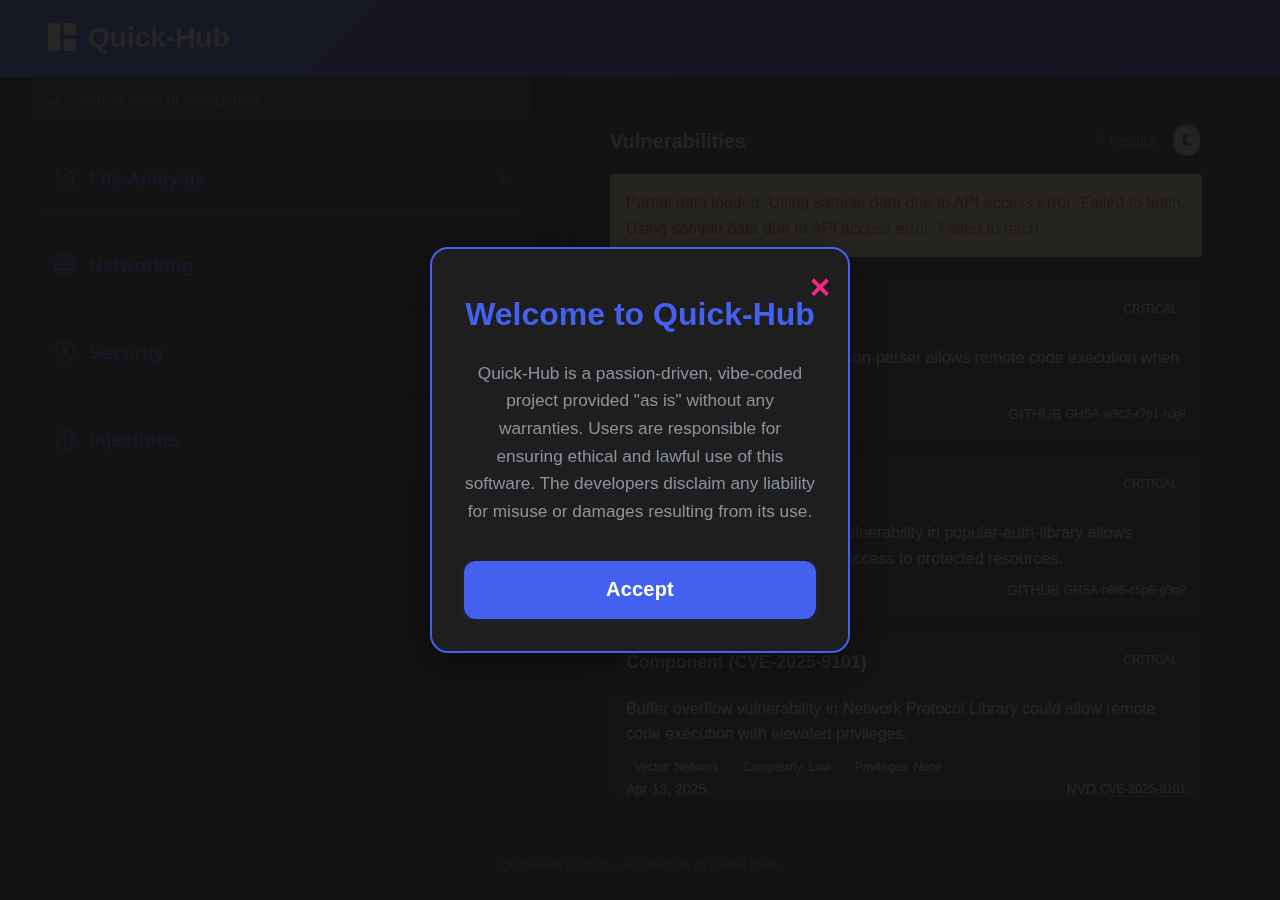
<file: index.html>
<!DOCTYPE html>
<html lang="en">
<head>
    <meta charset="UTF-8">
    <meta name="viewport" content="width=device-width, initial-scale=1.0">
    <meta name="description" content="Quick-Hub - A centralized dashboard for useful tools">
    <meta name="theme-color" content="#1e1e1e">
    <title>Quick-Hub</title>
    <!-- Bootstrap Icons -->
    <link href="https://cdn.jsdelivr.net/npm/bootstrap-icons@1.10.0/font/bootstrap-icons.css" rel="stylesheet">
    <!-- Main Stylesheet -->
    <link href="styles.css" rel="stylesheet">
</head>
<body>
    <!-- Quick-Hub Disclaimer Modal -->
    <div id="qh-disclaimer-modal" class="qh-modal-overlay">
        <div class="qh-modal-content">
            <button class="qh-modal-close" id="qh-modal-close" title="Close">&times;</button>
            <h2>Welcome to Quick-Hub</h2>
            <p class="qh-modal-text">
                Quick-Hub is a passion-driven, vibe-coded project provided "as is" without any warranties. Users are responsible for ensuring ethical and lawful use of this software. The developers disclaim any liability for misuse or damages resulting from its use.
            </p>
            <button class="qh-modal-accept" id="qh-modal-accept">Accept</button>
        </div>
    </div>
    <!-- End Disclaimer Modal -->

    <header>
        <div class="container">
            <div class="header-content">
                <div class="logo">
                    <i class="bi bi-grid-1x2-fill"></i> <!-- Changed icon -->
                    <h1>Quick-Hub</h1>
                </div>
                <!-- Maybe add theme toggle or settings later -->
            </div>
        </div>
    </header>

    <!-- Banner Section -->
    <!-- <div class="main-banner">
        <div class="container">
            <span class="banner-text">Welcome to Quick-Hub! Your centralized dashboard for useful tools.</span>
        </div>
    </div> -->

    <main class="container">
        <div class="main-content-wrapper">
            <!-- Dashboard Content (Categories & Search) -->
            <div class="dashboard-content">
                <div class="search-bar-container">
                    <i class="bi bi-search search-icon"></i>
                    <input type="search" id="search-bar" placeholder="Search tools or categories...">
                </div>

                <div id="category-container">
                    <!-- Categories will be injected here by JavaScript -->
                    <div style="text-align: center; padding: 2rem;">
                        <div class="spinner" style="border: 4px solid rgba(255, 255, 255, 0.2); border-top: 4px solid var(--primary); border-radius: 50%; width: 25px; height: 25px; animation: spin 1s linear infinite; display: inline-block; margin-bottom: 0.5rem;"></div>
                        <p style="color: var(--gray);">Loading tools...</p>
                    </div>
                </div>

                <div id="no-results" class="hidden">
                    <p>No results found for "<span id="search-term-display"></span>"</p>
                </div>
            </div>

            <!-- Auto Tool Container for NVD_News on wider screens -->
            <div id="auto-tool-container" class="auto-tool-container">
                <!-- Removed the auto-tool-header to maximize space -->
                <iframe id="auto-tool-iframe" src="about:blank" title="Vulnerability News"></iframe>
            </div>
        </div>

        <!-- Tool View (Iframe Loader) -->
        <div id="tool-view" class="tool-view hidden">
            <div class="iframe-header">
                <span class="quickhub-logo"><i class="bi bi-grid-1x2-fill"></i> Quick-Hub</span>
                <span id="iframe-title" class="iframe-title">Tool Title</span>
                <button id="iframe-close-btn" class="iframe-close-btn" title="Close Tool View">
                    <i class="bi bi-x-lg"></i>
                </button>
            </div>
            <iframe id="tool-iframe" src="about:blank" title="Tool Content" frameborder="0"></iframe>
        </div>
    </main>

    <footer>
        <p>Quick-Hub &copy; <span id="footer-year"></span> - A collection of useful tools.</p>
    </footer>

    <!-- Main Script -->
    <script src="scripts.js"></script>
</body>
</html>
</file>
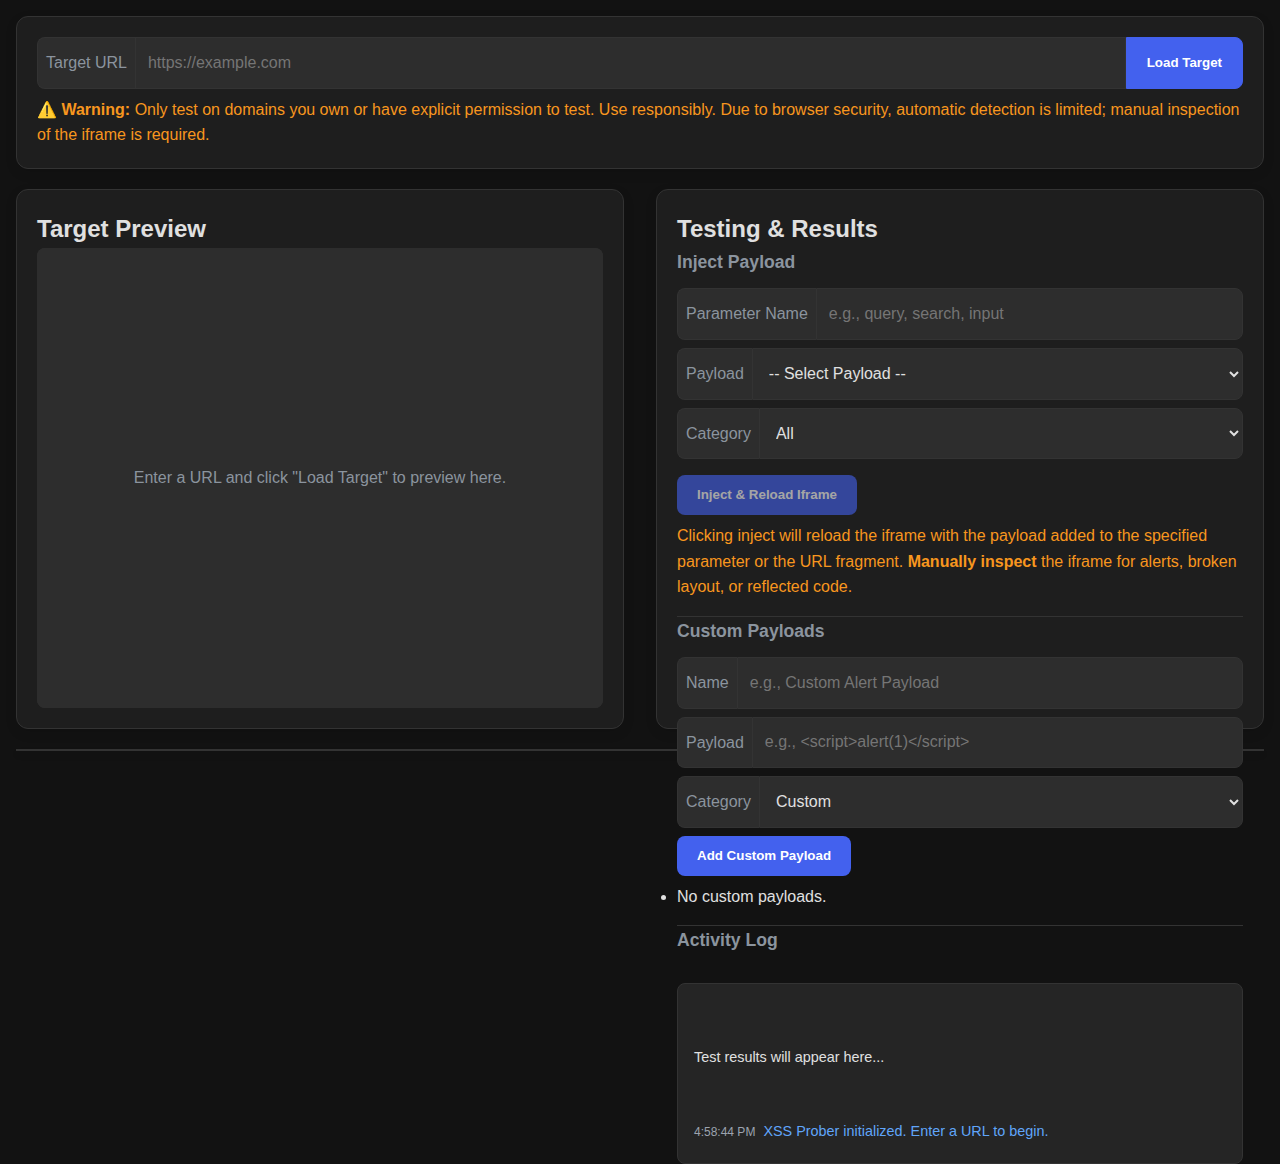
<file: tools/Maybe_My_XSS/index.html>
<!DOCTYPE html>
<html lang="en">
<head>
    <meta charset="UTF-8">
    <meta name="viewport" content="width=device-width, initial-scale=1.0">
    <title>XSS Prober</title>
    <!-- Remove Tailwind, use Quick-Hub's style.css for unified look -->
    <link rel="stylesheet" href="../../styles.css">
    <link rel="stylesheet" href="style.css">
    <link rel="preconnect" href="https://fonts.googleapis.com">
    <link rel="preconnect" href="https://fonts.gstatic.com" crossorigin>
    <link href="https://fonts.googleapis.com/css2?family=Inter:wght@400;500;600;700&display=swap" rel="stylesheet">
</head>
<body class="tool-page">
    <div class="max-w-7xl mx-auto">
        <!-- <h1 class="text-2xl font-bold mb-4" style="color:var(--primary)">XSS Prober</h1> -->
        <div class="card mb-6">
            <div class="input-group" style="margin-bottom:0;">
                <label for="target-url">Target URL</label>
                <input type="url" id="target-url" placeholder="https://example.com">
                <button id="load-button" class="btn">Load Target</button>
            </div>
            <p class="text-xs" style="color:var(--warning);margin-top:0.5rem;">
                ⚠️ <b>Warning:</b> Only test on domains you own or have explicit permission to test. Use responsibly. Due to browser security, automatic detection is limited; manual inspection of the iframe is required.
            </p>
        </div>
        <div class="grid" style="display:grid;grid-template-columns:1fr 1fr;gap:2rem;">
            <div class="card" style="height:60vh;display:flex;flex-direction:column;">
                <h2 class="text-lg font-semibold mb-2">Target Preview</h2>
                <div id="iframe-container" style="flex-grow:1;position:relative;background:var(--input-bg);border-radius:8px;overflow:hidden;">
                    <iframe id="target-iframe" class="w-full h-full border-0" sandbox="allow-scripts allow-forms allow-popups allow-modals" referrerpolicy="no-referrer" title="Target Website Preview"></iframe>
                    <div id="iframe-blocker" style="position:absolute;inset:0;display:none;align-items:center;justify-content:center;text-align:center;color:var(--text-muted);background:var(--input-bg);padding:1rem;">
                        <p>Target website cannot be loaded in an iframe (likely due to X-Frame-Options or Content-Security-Policy headers).</p>
                    </div>
                    <div id="iframe-placeholder" style="position:absolute;inset:0;display:flex;align-items:center;justify-content:center;text-align:center;color:var(--text-muted);background:var(--input-bg);padding:1rem;">
                        <p>Enter a URL and click "Load Target" to preview here.</p>
                    </div>
                </div>
            </div>
            <div class="card" style="height:60vh;display:flex;flex-direction:column;">
                <h2 class="text-lg font-semibold mb-3">Testing & Results</h2>
                <div class="mb-4" style="border-bottom:1px solid var(--border-color);padding-bottom:1rem;">
                    <h3 class="text-md font-semibold mb-2">Inject Payload</h3>
                    <div class="input-group" style="margin-bottom:0.5rem;">
                        <label for="param-name">Parameter Name</label>
                        <input type="text" id="param-name" placeholder="e.g., query, search, input">
                    </div>
                    <div class="input-group" style="margin-bottom:0.5rem;">
                        <label for="payload-select">Payload</label>
                        <select id="payload-select">
                            <option value="">-- Select Payload --</option>
                        </select>
                    </div>
                    <!-- Category Filter Dropdown -->
                    <div class="input-group" style="margin-bottom:0.5rem;">
                        <label for="payload-category-filter">Category</label>
                        <select id="payload-category-filter">
                            <option value="All">All</option>
                            <option value="Reflected">Reflected</option>
                            <option value="DOM">DOM</option>
                            <option value="Polyglot">Polyglot</option>
                            <option value="Custom">Custom</option>
                        </select>
                    </div>
                    <button id="inject-button" class="btn" style="margin-top:0.5rem;" disabled>Inject & Reload Iframe</button>
                    <p class="text-xs" style="color:var(--warning);margin-top:0.5rem;">
                        Clicking inject will reload the iframe with the payload added to the specified parameter or the URL fragment. <b>Manually inspect</b> the iframe for alerts, broken layout, or reflected code.
                    </p>
                </div>
                <!-- Custom Payload Management UI -->
                <div class="mb-4" style="border-bottom:1px solid var(--border-color);padding-bottom:1rem;">
                    <h3 class="text-md font-semibold mb-2">Custom Payloads</h3>
                    <div class="input-group" style="margin-bottom:0.5rem;">
                        <label for="custom-payload-name">Name</label>
                        <input type="text" id="custom-payload-name" placeholder="e.g., Custom Alert Payload">
                    </div>
                    <div class="input-group" style="margin-bottom:0.5rem;">
                        <label for="custom-payload-value">Payload</label>
                        <input type="text" id="custom-payload-value" placeholder="e.g., &lt;script&gt;alert(1)&lt;/script&gt;">
                    </div>
                    <div class="input-group" style="margin-bottom:0.5rem;">
                        <label for="custom-payload-category">Category</label>
                        <select id="custom-payload-category">
                            <option value="Custom">Custom</option>
                            <option value="Reflected">Reflected</option>
                            <option value="DOM">DOM</option>
                            <option value="Polyglot">Polyglot</option>
                        </select>
                    </div>
                    <button id="add-custom-payload" class="btn">Add Custom Payload</button>
                    <button id="update-custom-payload" class="btn" style="display:none;">Update Payload</button>
                    <button id="cancel-edit-payload" class="btn" style="display:none;">Cancel</button>
                    <ul id="custom-payload-list" class="custom-payload-list" style="margin-top:0.5rem;"></ul>
                </div>
                <div style="flex:1;display:flex;flex-direction:column;">
                    <h3 class="text-md font-semibold mb-2">Activity Log</h3>
                    <div id="results-log" class="result-area" style="flex:1;overflow-y:auto;">
                        <p class="text-muted">Test results will appear here...</p>
                    </div>
                </div>
            </div>
        </div>
    </div>
    <div id="message-box" class="message-box"></div>
    <script src="payloads.js"></script>
    <script src="app.js"></script>
</body>
</html>
</file>
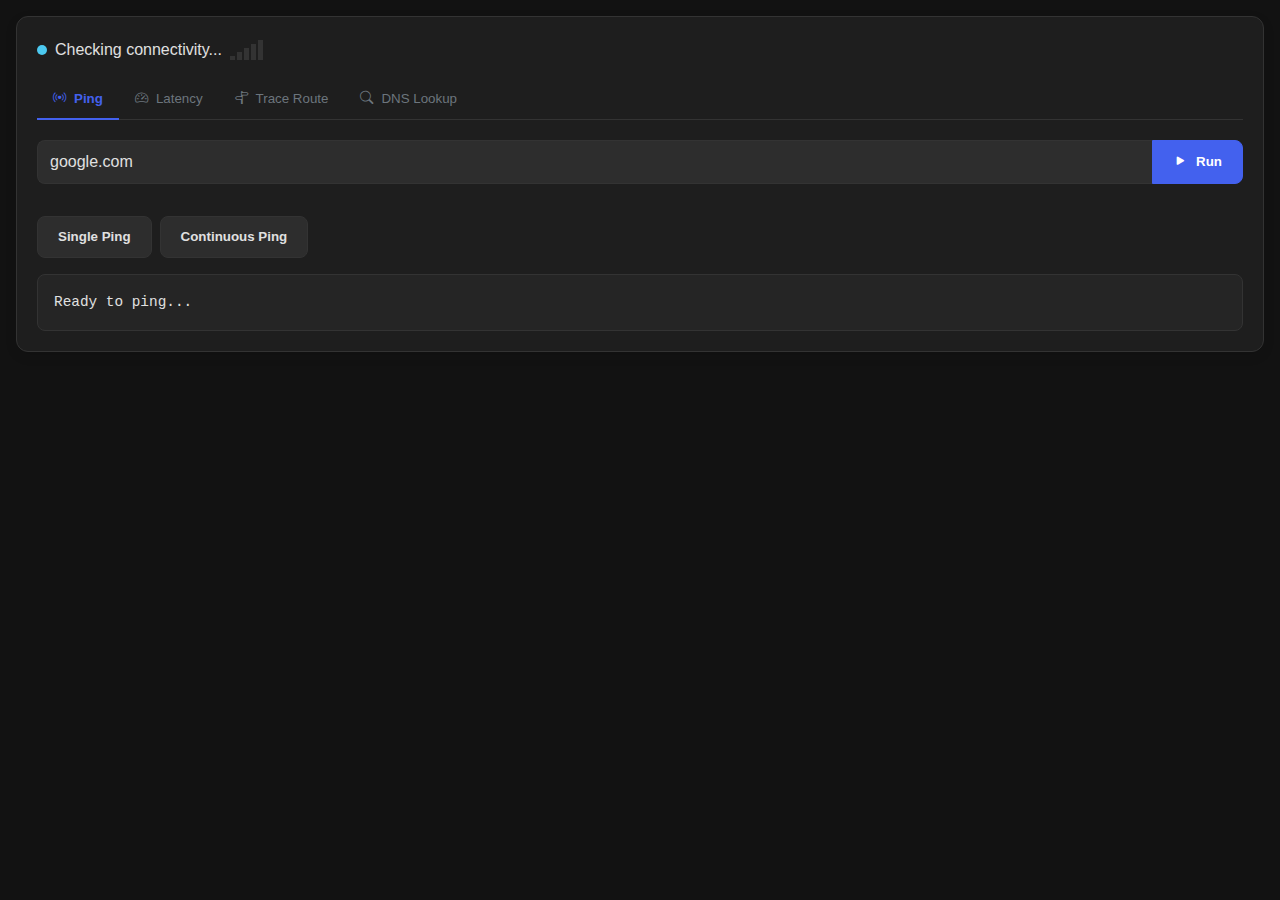
<file: tools/NOT-PING/index.html>
<!DOCTYPE html>
<html lang="en">
<head>
    <meta charset="UTF-8">
    <meta name="viewport" content="width=device-width, initial-scale=1.0">
    <title>NOT-PING</title>
    <!-- Link to Quick-Hub's main CSS -->
    <link href="../../styles.css" rel="stylesheet">
    <!-- Bootstrap Icons (needed for main styles) -->
    <link href="https://cdn.jsdelivr.net/npm/bootstrap-icons@1.10.0/font/bootstrap-icons.css" rel="stylesheet">
     <style>
         /* Local styles needed */
         @keyframes pulse {
             0% { opacity: 1; }
             50% { opacity: 0.5; }
             100% { opacity: 1; }
         }
         /* Styles for connection bars if not global */
         .connection-quality { display: flex; align-items: center; }
         .connection-bars { display: flex; align-items: flex-end; gap: 2px; height: 20px; margin-left: 0.5rem; }
         .connection-bar { width: 5px; background-color: var(--border-color); transition: background-color 0.3s, height 0.3s; }
         .connection-bar:nth-child(1) { height: 20%; }
         .connection-bar:nth-child(2) { height: 40%; }
         .connection-bar:nth-child(3) { height: 60%; }
         .connection-bar:nth-child(4) { height: 80%; }
         .connection-bar:nth-child(5) { height: 100%; }
         /* Apply active/warning/danger based on JS */
         .connection-bars[data-level="1"] .connection-bar:nth-child(1),
         .connection-bars[data-level="2"] .connection-bar:nth-child(-n+2),
         .connection-bars[data-level="3"] .connection-bar:nth-child(-n+3),
         .connection-bars[data-level="4"] .connection-bar:nth-child(-n+4),
         .connection-bars[data-level="5"] .connection-bar:nth-child(-n+5) {
             background-color: var(--danger); /* Default to danger */
         }
         .connection-bars[data-level="2"] .connection-bar:nth-child(-n+2),
         .connection-bars[data-level="3"] .connection-bar:nth-child(-n+3) {
             background-color: var(--warning);
         }
         .connection-bars[data-level="4"] .connection-bar:nth-child(-n+4),
         .connection-bars[data-level="5"] .connection-bar:nth-child(-n+5) {
             background-color: var(--success);
         }

         .status-indicator { display: inline-block; width: 10px; height: 10px; border-radius: 50%; margin-right: 0.5rem; background-color: var(--success); transition: background-color 0.3s; }
         .status-indicator.warning { background-color: var(--warning); }
         .status-indicator.danger { background-color: var(--danger); }
         .animation-pulse { animation: pulse 1.5s infinite; } /* Define pulse animation */
     </style>
</head>
<body class="tool-page">
    <div class="card">
        <!-- <div class="card-header">
             <h1 class="card-title">NOT-PING</h1>
             <i class="bi bi-reception-4 card-icon"></i>
        </div> -->

        <div class="connection-quality" style="margin-bottom: 1rem;">
            <span class="status-indicator" id="connectivityStatus"></span>
            <span id="connectivityLabel">Checking connectivity...</span>
            <div class="connection-bars" id="connectionBars" data-level="0"> <!-- Set initial data-level -->
                <div class="connection-bar"></div>
                <div class="connection-bar"></div>
                <div class="connection-bar"></div>
                <div class="connection-bar"></div>
                <div class="connection-bar"></div>
            </div>
        </div>

        <div class="tab-bar">
            <button class="tab active" data-tab="ping"><i class="bi bi-broadcast"></i> Ping</button>
            <button class="tab" data-tab="latency"><i class="bi bi-speedometer2"></i> Latency</button>
            <button class="tab" data-tab="traceroute"><i class="bi bi-signpost-split"></i> Trace Route</button>
            <button class="tab" data-tab="dns"><i class="bi bi-search"></i> DNS Lookup</button>
        </div>

        <div class="input-group">
            <input type="text" id="hostInput" placeholder="Enter domain or IP (e.g. google.com)" value="google.com">
            <button id="startTestBtn" class="btn btn-primary" title="Run Test for Active Tab">
                <i class="bi bi-play-fill"></i> Run
            </button>
        </div>

         <!-- Tab Content (Ping) -->
         <div class="tab-content active" id="ping-tab">
             <div class="btn-group">
                 <button class="btn btn-secondary" id="singlePingBtn">Single Ping</button>
                 <button class="btn btn-secondary" id="continuousPingBtn">Continuous Ping</button>
             </div>
             <div class="progress-container hidden" id="pingProgress">
                 <div class="progress-bar"><div class="progress-fill" id="pingProgressFill"></div></div>
                 <div class="progress-text" id="pingProgressText">Running test (0/5)</div>
             </div>
             <div class="result-area" id="pingResult">Ready to ping...</div>
         </div>

         <!-- Tab Content (Latency) -->
         <div class="tab-content" id="latency-tab">
             <div class="btn-group" id="latencyBtnGroup">
                 <button class="btn btn-secondary" id="measureLatencyBtn">Measure Latency</button>
                 <button class="btn btn-secondary" id="stopLatencyBtn" disabled>Stop</button> <!-- Initially disabled -->
             </div>
             <div class="progress-container hidden" id="latencyProgress">
                <div class="progress-bar"><div class="progress-fill" id="latencyProgressFill"></div></div>
                <div class="progress-text" id="latencyProgressText">Measuring latency...</div>
             </div>
             <div class="stats-grid">
                 <div class="stat-card">
                     <div class="stat-value" id="currentLatency">-</div><div class="stat-label">Current</div>
                 </div>
                <div class="stat-card">
                    <div class="stat-value" id="minLatency">-</div><div class="stat-label">Min</div>
                </div>
                <div class="stat-card">
                    <div class="stat-value" id="maxLatency">-</div><div class="stat-label">Max</div>
                </div>
                <div class="stat-card">
                    <div class="stat-value" id="avgLatency">-</div><div class="stat-label">Average</div>
                </div>
             </div>
             <div class="result-area" id="latencyResult">Latency test results will appear here...</div>
         </div>

         <!-- Tab Content (Traceroute) -->
         <div class="tab-content" id="traceroute-tab">
            <div class="btn-group">
                <button class="btn btn-secondary" id="startTraceBtn">Trace Route</button>
            </div>
             <div class="progress-container hidden" id="traceProgress">
                <div class="progress-bar"><div class="progress-fill" id="traceProgressFill"></div></div>
                <div class="progress-text" id="traceProgressText">Tracing hops (0/30)</div>
            </div>
             <div class="result-area" id="traceResult">Traceroute results will appear here...</div>
         </div>

         <!-- Tab Content (DNS) -->
         <div class="tab-content" id="dns-tab">
              <div class="input-group" style="margin-bottom: 1rem;">
                   <select id="dnsType">
                       <option value="A">A</option>
                       <option value="AAAA">AAAA</option>
                       <option value="MX">MX</option>
                       <option value="NS">NS</option>
                       <option value="TXT">TXT</option>
                       <option value="CNAME">CNAME</option>
                   </select>
                   <input type="text" id="dnsInput" placeholder="Domain (e.g. google.com)" value="google.com">
                   <button id="dnsLookupBtn" class="btn btn-primary"><i class="bi bi-search"></i> Lookup</button>
               </div>
               <div class="progress-container hidden" id="dnsProgress">
                   <div class="progress-bar"><div class="progress-fill" id="dnsProgressFill"></div></div>
                   <div class="progress-text" id="dnsProgressText">Looking up DNS records...</div>
               </div>
               <div class="result-area" id="dnsResult">DNS query results will appear here...</div>
         </div>

    </div> <!-- End wrapping card -->

    <script src="scripts.js"></script>
</body>
</html>
</file>
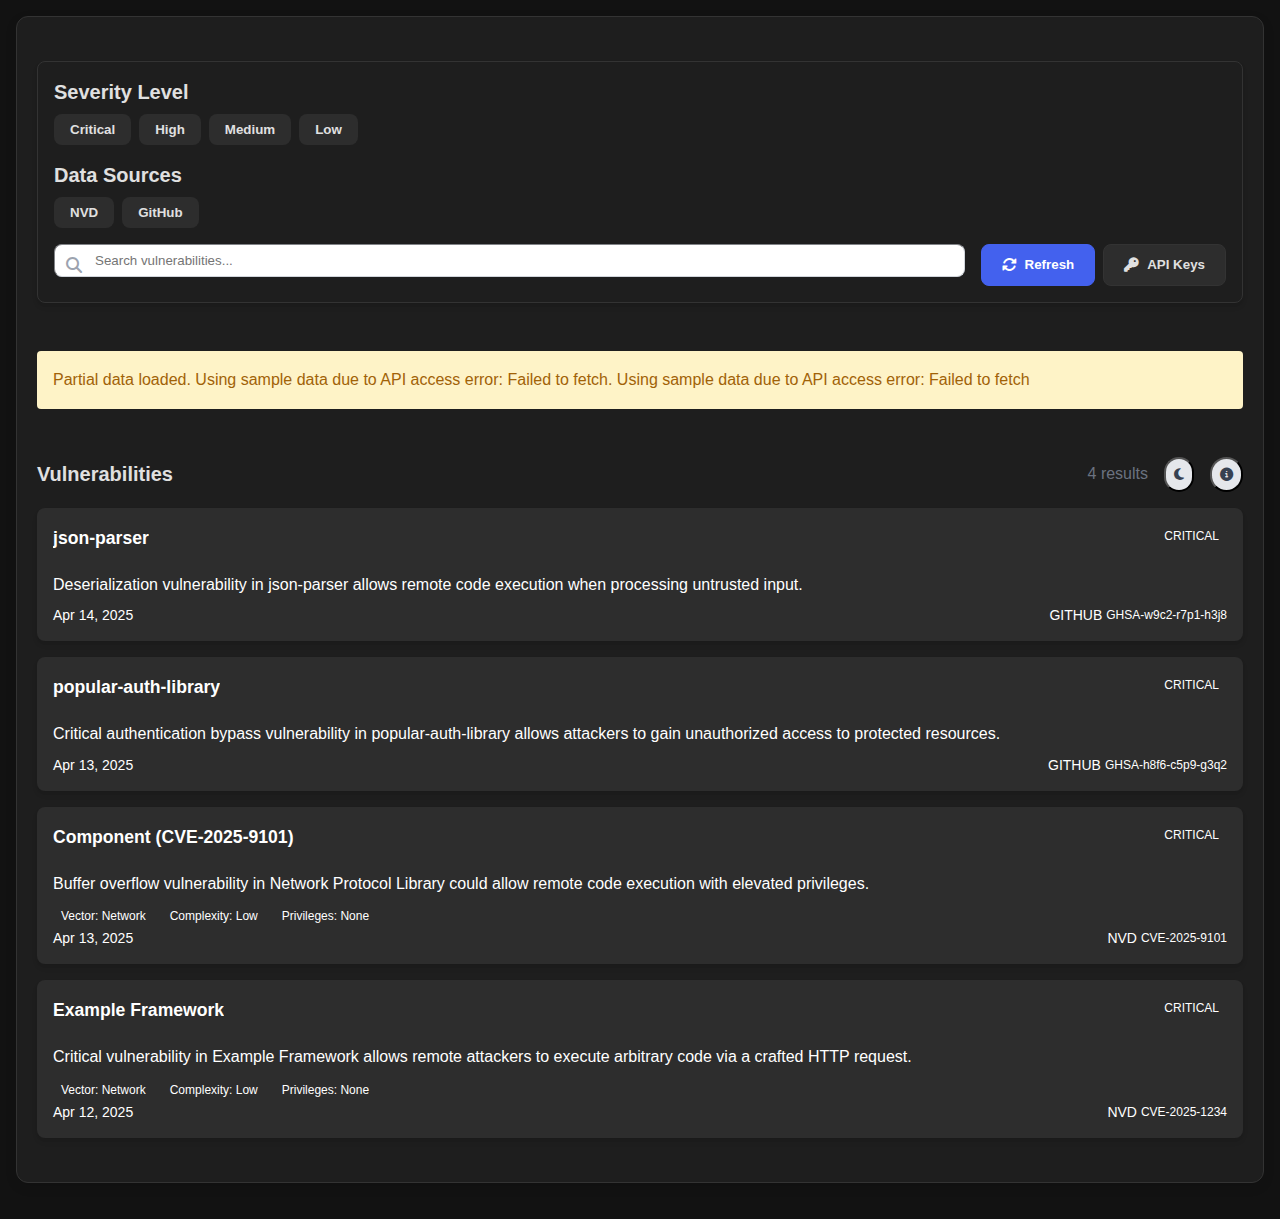
<file: tools/NVD_News/index.html>
<!DOCTYPE html>
<html lang="en">
<head>
    <meta charset="UTF-8">
    <meta name="viewport" content="width=device-width, initial-scale=1.0">
    <title>Vulnews | Quick-Hub</title>
    <!-- Link to Quick-Hub's main CSS -->
    <link rel="stylesheet" href="../../styles.css">
    <!-- Bootstrap Icons (needed for main styles) -->
    <link href="https://cdn.jsdelivr.net/npm/bootstrap-icons@1.10.0/font/bootstrap-icons.css" rel="stylesheet">
    <!-- Original CSS files -->
    <link rel="stylesheet" href="css/tailwind-core.css">
    <link rel="stylesheet" href="https://cdnjs.cloudflare.com/ajax/libs/font-awesome/6.4.0/css/all.min.css">
    <link rel="stylesheet" href="css/styles.css">
</head>
<body class="tool-page">
    <div class="card">
        <!-- <h1 class="text-2xl font-bold mb-2">Vulnerability Intelligence Dashboard</h1>
        <p class="text-gray-600 mb-6">Get real-time security vulnerability data from NVD and GitHub</p> -->

        <!-- Main Content -->
        <main>
            <!-- Filter Controls -->
            <div class="card-shadow p-4 mb-6 rounded-lg bg-white"> 
                <div class="mb-4">
                    <h2 class="text-xl font-semibold mb-2">Severity Level</h2>
                    <div class="flex flex-wrap gap-2" id="severityFilters">
                        <button class="severity-btn px-4 py-2 rounded-full severity-critical font-medium" data-severity="CRITICAL">Critical</button>
                        <button class="severity-btn px-4 py-2 rounded-full severity-high font-medium" data-severity="HIGH">High</button>
                        <button class="severity-btn px-4 py-2 rounded-full severity-medium font-medium" data-severity="MEDIUM">Medium</button>
                        <button class="severity-btn px-4 py-2 rounded-full severity-low font-medium" data-severity="LOW">Low</button>
                    </div>
                </div>

                <div class="mb-4">
                    <h2 class="text-xl font-semibold mb-2">Data Sources</h2>
                    <div class="flex flex-wrap gap-2" id="sourceFilters">
                        <button class="source-btn px-4 py-2 rounded-full bg-gray-200 hover:bg-gray-300 font-medium transition-colors" data-source="NVD">NVD</button>
                        <button class="source-btn px-4 py-2 rounded-full bg-gray-200 hover:bg-gray-300 font-medium transition-colors" data-source="GITHUB">GitHub</button>
                    </div>
                </div>

                <div class="flex flex-col md:flex-row gap-4">
                    <div class="flex-1 relative">
                        <span class="absolute inset-y-0 left-0 flex items-center pl-3">
                            <i class="fas fa-search text-gray-400"></i>
                        </span>
                        <input type="text" id="searchInput" placeholder="Search vulnerabilities..." 
                            class="w-full pl-10 pr-4 py-2 border border-gray-300 rounded-lg focus:ring-2 focus:ring-blue-500 focus:border-blue-500 outline-none transition-all">
                    </div>
                    <div class="flex space-x-2">
                        <button id="refreshBtn" class="btn btn-primary px-4 py-2 rounded-lg flex items-center justify-center gap-2 transition-colors">
                            <i class="fas fa-sync-alt"></i> Refresh
                        </button>
                        <button id="showApiBtn" class="btn btn-secondary px-4 py-2 rounded-lg flex items-center justify-center gap-2 transition-colors">
                            <i class="fas fa-key"></i> API Keys
                        </button>
                    </div>
                </div>
            </div>

            <!-- Loading Indicator -->
            <div id="loadingIndicator" class="flex flex-col items-center justify-center py-12 hidden">
                <div class="spinner"></div>
                <p class="text-gray-600 mt-4">Fetching vulnerability data...</p>
            </div>

            <!-- Error Message -->
            <div id="errorContainer" class="status error-message bg-red-100 border-l-4 border-red-500 text-red-700 p-4 mb-6 rounded hidden">
                <p id="errorMessage"></p>
            </div>

            <!-- API Key Input (hidden by default) -->
            <div id="apiKeySection" class="bg-yellow-100 border-l-4 border-yellow-500 text-yellow-700 p-4 mb-6 rounded hidden">
                <p class="mb-2"><strong>API Access Note:</strong> Some sources require API keys.</p>
                <div class="flex flex-col gap-2 mb-3">
                    <div class="flex flex-col md:flex-row gap-2">
                        <input type="text" id="nvdApiKey" placeholder="NVD API Key (optional)" class="flex-1 px-4 py-2 border border-gray-300 rounded">
                        <a href="https://nvd.nist.gov/developers/request-an-api-key" target="_blank" class="text-xs md:text-sm text-blue-700 hover:text-blue-900 md:self-center">Get NVD Key</a>
                    </div>
                    <div class="flex flex-col md:flex-row gap-2">
                        <input type="text" id="githubApiKey" placeholder="GitHub API Token (optional)" class="flex-1 px-4 py-2 border border-gray-300 rounded">
                        <a href="https://github.com/settings/tokens" target="_blank" class="text-xs md:text-sm text-blue-700 hover:text-blue-900 md:self-center">Get GitHub Token</a>
                    </div>
                </div>
                <div class="flex justify-end">
                    <button id="saveApiKeyBtn" class="btn btn-primary px-4 py-2 rounded transition-colors">
                        Save Keys
                    </button>
                </div>
                <p class="mt-2 text-sm">Keys are stored locally in your browser only.</p>
            </div>

            <!-- Results Section -->
            <div id="resultsSection">
                <div class="flex justify-between items-center mb-4">
                    <h2 class="text-xl font-semibold">Vulnerabilities</h2>
                    <div class="flex items-center gap-4">
                        <div class="text-gray-500" id="resultCount">0 results</div>
                        <button id="darkModeToggle" class="p-2 rounded-full bg-gray-200 hover:bg-gray-300 transition-colors" title="Toggle Dark Mode">
                            <i class="fas fa-moon text-gray-700"></i>
                        </button>
                        <button id="infoBtn" class="p-2 rounded-full bg-gray-200 hover:bg-gray-300 transition-colors" title="About Vulnews">
                            <i class="fas fa-info-circle text-gray-700"></i>
                        </button>
                    </div>
                </div>

                <!-- List View -->
                <div id="listView">
                    <div class="grid grid-cols-1 gap-4" id="vulnerabilityList"></div>
                </div>

                <!-- Detail View (hidden by default) -->
                <div id="detailView" class="hidden">
                    <button id="backToListBtn" class="btn btn-secondary mb-4 px-4 py-2 rounded-lg flex items-center gap-2 transition-colors">
                        <i class="fas fa-arrow-left"></i> Back to list
                    </button>
                    <div class="bg-white rounded-lg shadow-md p-6 card-shadow" id="vulnerabilityDetail"></div>
                </div>
            </div>
        </main>
    </div>

    <!-- Info Modal (hidden by default) -->
    <div id="infoModal" class="fixed inset-0 bg-black bg-opacity-50 flex items-center justify-center z-50 hidden">
        <div class="bg-white rounded-lg max-w-2xl w-full mx-4 max-h-[90vh] overflow-y-auto">
            <div class="p-6">
                <div class="flex justify-between items-center mb-4">
                    <h3 class="text-2xl font-bold">About Vulnews</h3>
                    <button id="closeInfoModalBtn" class="text-gray-500 hover:text-gray-700">
                        <i class="fas fa-times"></i>
                    </button>
                </div>
                <div class="space-y-4">
                    <p>Vulnews is a lightweight vulnerability intelligence tool that aggregates data from multiple sources in real-time.</p>
                    
                    <h4 class="text-lg font-semibold">Features</h4>
                    <ul class="list-disc pl-6 space-y-2">
                        <li>Real-time vulnerability data from NVD and GitHub Advisories</li>
                        <li>Filter by severity level (Critical, High, Medium, Low)</li>
                        <li>Search across vulnerability descriptions and IDs</li>
                        <li>Detailed view for each vulnerability</li>
                        <li>Dark mode support</li>
                    </ul>

                    <h4 class="text-lg font-semibold">Technology</h4>
                    <p>Built with pure HTML, CSS, and JavaScript using the fetch API to retrieve data directly from public vulnerability databases.</p>

                    <div class="p-4 bg-blue-50 rounded-lg">
                        <h4 class="text-lg font-semibold text-blue-800 mb-2">Note about API Limits</h4>
                        <p class="text-blue-700">This application makes direct API calls from your browser. Some APIs have rate limits that might affect functionality if exceeded. For full access, consider providing your own API keys in the settings.</p>
                    </div>

                    <div class="pt-4 border-t border-gray-200">
                        <p class="text-sm text-gray-500">Version 1.0.0 | Data sources may have delays. Always verify critical vulnerabilities from official sources.</p>
                    </div>
                </div>
            </div>
        </div>
    </div>

    <!-- JavaScript Files -->
    <script src="js/apiService.js"></script>
    <script src="js/uiManager.js"></script>
    <script src="js/app.js"></script>
    <script>
        // Check if the parent window has dark theme and sync on load
        document.addEventListener('DOMContentLoaded', () => {
            // Handle API keys button click
            document.getElementById('showApiBtn').addEventListener('click', () => {
                const apiKeySection = document.getElementById('apiKeySection');
                if (apiKeySection) {
                    apiKeySection.classList.toggle('hidden');
                }
            });
            
            // Check parent theme and sync
            try {
                if (window.parent && window.parent.document.documentElement.classList.contains('dark-theme')) {
                    document.documentElement.classList.add('dark');
                    document.documentElement.classList.add('bg-gray-900');
                    document.documentElement.classList.remove('bg-gray-50');
                    const icon = document.querySelector('#darkModeToggle i');
                    if (icon) {
                        icon.classList.replace('fa-moon', 'fa-sun');
                    }
                }
            } catch (e) {
                console.warn('Could not check parent frame theme', e);
            }
        });
    </script>

    <style>
        /* Spinner style matching Quick-Hub */
        .spinner {
            border: 4px solid rgba(255, 255, 255, 0.2);
            border-top: 4px solid var(--primary, #3b82f6);
            border-radius: 50%;
            width: 30px;
            height: 30px;
            animation: spin 1s linear infinite;
        }

        @keyframes spin {
            0% { transform: rotate(0deg); }
            100% { transform: rotate(360deg); }
        }

        /* Quick-Hub button styles */
        .btn {
            display: inline-flex;
            align-items: center;
            justify-content: center;
            font-weight: 500;
            text-align: center;
            cursor: pointer;
            transition: all 0.2s ease-in-out;
        }

        .btn-primary {
            background-color: var(--primary, #3b82f6);
            color: white;
        }

        .btn-primary:hover {
            background-color: var(--primary-dark, #2563eb);
        }

        .btn-secondary {
            background-color: var(--secondary-bg, #e5e7eb);
            color: var(--text-color, #1f2937);
        }

        .btn-secondary:hover {
            background-color: var(--secondary-bg-hover, #d1d5db);
        }
    </style>
</body>
</html>
</file>
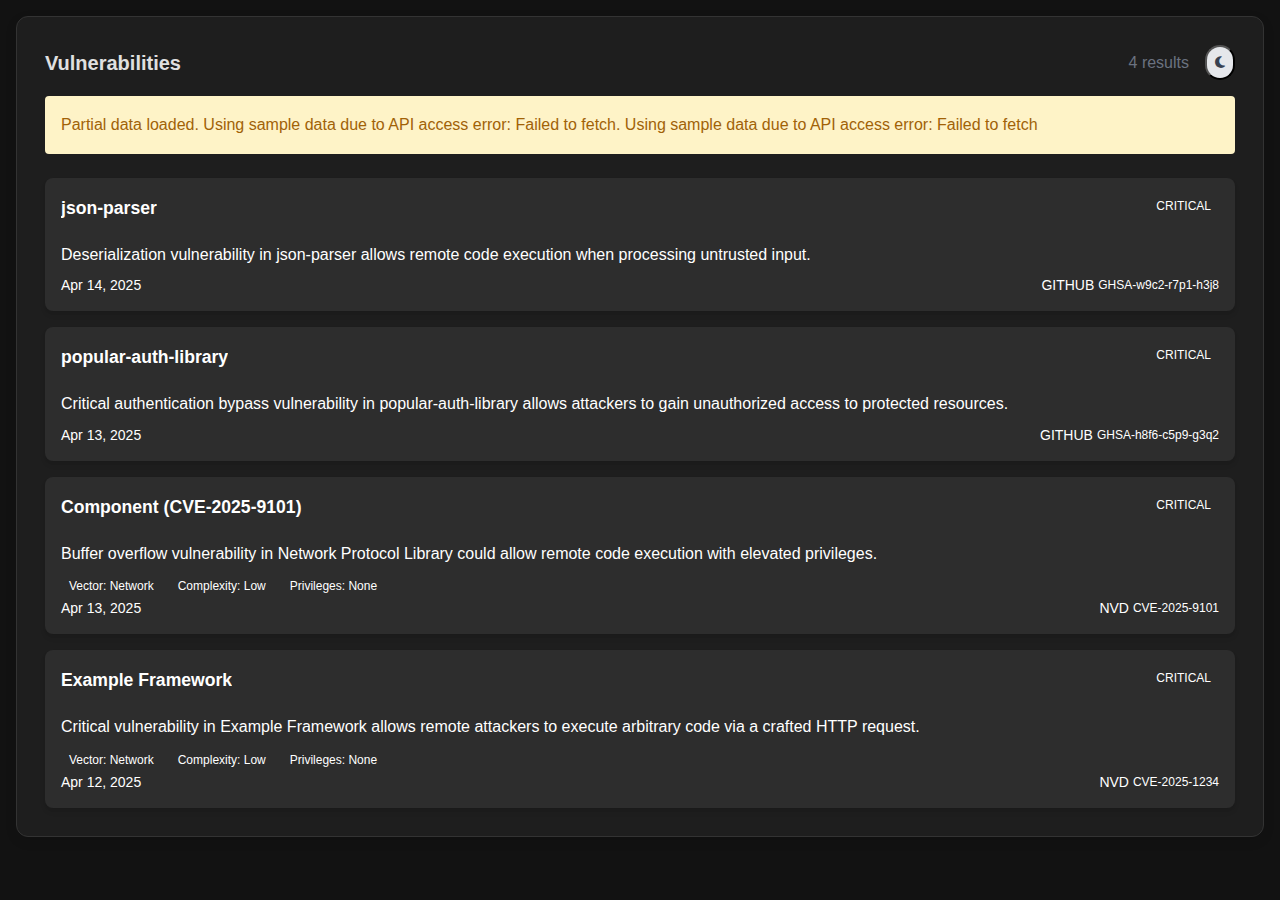
<file: tools/NVD_News/results-only.html>
<!DOCTYPE html>
<html lang="en">
<head>
    <meta charset="UTF-8">
    <meta name="viewport" content="width=device-width, initial-scale=1.0">
    <title>Vulnews Results | Quick-Hub</title>
    <!-- Link to Quick-Hub's main CSS -->
    <link rel="stylesheet" href="../../styles.css">
    <!-- Bootstrap Icons (needed for main styles) -->
    <link href="https://cdn.jsdelivr.net/npm/bootstrap-icons@1.10.0/font/bootstrap-icons.css" rel="stylesheet">
    <!-- Original CSS files -->
    <link rel="stylesheet" href="css/tailwind-core.css">
    <link rel="stylesheet" href="https://cdnjs.cloudflare.com/ajax/libs/font-awesome/6.4.0/css/all.min.css">
    <link rel="stylesheet" href="css/styles.css">
    <style>
        /* Reset some styles for the focused view */
        body {
            margin: 0;
            padding: 0;
            background: transparent;
        }
        .card {
            box-shadow: none;
            border: none;
            margin: 0;
            padding: 0;
        }
        /* Results section specific styles */
        #resultsSection {
            padding: 0.5rem;
        }
        /* Spinner style matching Quick-Hub */
        .spinner {
            border: 4px solid rgba(255, 255, 255, 0.2);
            border-top: 4px solid var(--primary, #3b82f6);
            border-radius: 50%;
            width: 30px;
            height: 30px;
            animation: spin 1s linear infinite;
        }
        @keyframes spin {
            0% { transform: rotate(0deg); }
            100% { transform: rotate(360deg); }
        }
        /* Button styles */
        .btn {
            display: inline-flex;
            align-items: center;
            justify-content: center;
            font-weight: 500;
            text-align: center;
            cursor: pointer;
            transition: all 0.2s ease-in-out;
        }
        .btn-primary {
            background-color: var(--primary, #3b82f6);
            color: white;
        }
        .btn-primary:hover {
            background-color: var(--primary-dark, #2563eb);
        }
        .btn-secondary {
            background-color: var(--secondary-bg, #e5e7eb);
            color: var(--text-color, #1f2937);
        }
        .btn-secondary:hover {
            background-color: var(--secondary-bg-hover, #d1d5db);
        }
        /* Hide the info button in this view */
        #infoBtn {
            display: none;
        }
    </style>
</head>
<body class="tool-page">
    <div class="card">
        <!-- Only include the Results Section -->
        <div id="resultsSection">
            <div class="flex justify-between items-center mb-4">
                <h2 class="text-xl font-semibold">Vulnerabilities</h2>
                <div class="flex items-center gap-4">
                    <div class="text-gray-500" id="resultCount">0 results</div>
                    <button id="darkModeToggle" class="p-2 rounded-full bg-gray-200 hover:bg-gray-300 transition-colors" title="Toggle Dark Mode">
                        <i class="fas fa-moon text-gray-700"></i>
                    </button>
                </div>
            </div>

            <!-- Loading Indicator -->
            <div id="loadingIndicator" class="flex flex-col items-center justify-center py-12">
                <div class="spinner"></div>
                <p class="text-gray-600 mt-4">Fetching vulnerability data...</p>
            </div>

            <!-- Error Container -->
            <div id="errorContainer" class="status error-message bg-red-100 border-l-4 border-red-500 text-red-700 p-4 mb-6 rounded hidden">
                <p id="errorMessage"></p>
            </div>

            <!-- List View -->
            <div id="listView">
                <div class="grid grid-cols-1 gap-4" id="vulnerabilityList"></div>
            </div>

            <!-- Detail View (hidden by default) -->
            <div id="detailView" class="hidden">
                <button id="backToListBtn" class="btn btn-secondary mb-4 px-4 py-2 rounded-lg flex items-center gap-2 transition-colors">
                    <i class="fas fa-arrow-left"></i> Back to list
                </button>
                <div class="bg-white rounded-lg shadow-md p-6 card-shadow" id="vulnerabilityDetail"></div>
            </div>
        </div>
    </div>

    <!-- Hidden elements needed for JavaScript compatibility -->
    <div style="display:none;">
        <div id="severityFilters"></div>
        <div id="sourceFilters"></div>
        <input type="text" id="searchInput">
        <button id="refreshBtn"></button>
        <div id="apiKeySection">
            <input type="text" id="nvdApiKey">
            <input type="text" id="githubApiKey">
            <button id="saveApiKeyBtn"></button>
        </div>
        <div id="infoBtn"></div>
        <div id="infoModal">
            <button id="closeInfoModalBtn"></button>
        </div>
    </div>

    <!-- JavaScript Files -->
    <script src="js/apiService.js"></script>
    <script>
        // Override the uiManager's setupEventListeners function before it's loaded
        // This will prevent errors when it tries to access elements that don't exist in this view
        window.overrideSetupEventListeners = function() {
            uiManager.setupEventListeners = function() {
                // Only set up events for elements that actually exist in this view
                
                // Back to list button
                if (this.elements.backToListBtn) {
                    this.elements.backToListBtn.addEventListener('click', () => {
                        this.appState.currentView = 'list';
                        this.renderView();
                    });
                }

                // Dark mode toggle
                if (this.elements.darkModeToggle) {
                    this.elements.darkModeToggle.addEventListener('click', () => {
                        this.toggleDarkMode();
                    });
                }
                
                // Skip other event listeners that refer to elements not in this view
                console.log("Using simplified event listeners for results-only view");
            };
        };
        
        window.overrideSetupEventListeners();
    </script>
    <script src="js/uiManager.js"></script>
    <script src="js/app.js"></script>
    <script>
        // Check if the parent window has dark theme and sync on load
        document.addEventListener('DOMContentLoaded', () => {
            // Initialize the UI with just the results section
            // This will automatically fetch data when the page loads
            
            // Check parent theme and sync
            try {
                if (window.parent && window.parent.document.documentElement.classList.contains('dark-theme')) {
                    document.documentElement.classList.add('dark');
                    document.documentElement.classList.add('bg-gray-900');
                    document.documentElement.classList.remove('bg-gray-50');
                    const icon = document.querySelector('#darkModeToggle i');
                    if (icon) {
                        icon.classList.replace('fa-moon', 'fa-sun');
                    }
                }
            } catch (e) {
                console.warn('Could not check parent frame theme', e);
            }
        });
    </script>
</body>
</html>
</file>
<file: styles.css>
/* Quick-Hub/styles.css */

/* --- Base Variables (from NOT-PING) --- */
:root {
    --primary: #4361ee;
    --primary-dark: #3a56d4;
    --secondary: #3f37c9;
    --success: #4cc9f0;
    --danger: #f72585;
    --warning: #f8961e;
    --light: #f8f9fa;
    --dark: #121212;
    --gray: #6c757d;

    /* Dark mode colors */
    --bg-color: #121212;
    --card-bg: #1e1e1e;
    --card-hover-bg: #2a2a2a;
    --text-color: #e0e0e0;
    --text-muted: #8b949e; /* Muted text */
    --border-color: #333;
    --input-bg: #2d2d2d;
    --result-bg: #252525;
    --header-bg: linear-gradient(135deg, var(--primary), var(--secondary));
    --footer-bg: #1e1e1e;

    --font-primary: -apple-system, BlinkMacSystemFont, 'Segoe UI', Roboto, Oxygen, Ubuntu, Cantarell, 'Open Sans', 'Helvetica Neue', sans-serif;
    --font-mono: 'Courier New', Courier, monospace;
}

/* --- Basic Reset & Body --- */
* {
    margin: 0;
    padding: 0;
    box-sizing: border-box;
    font-family: var(--font-primary);
}

html {
    scroll-behavior: smooth;
}

body {
    background-color: var(--bg-color);
    color: var(--text-color);
    line-height: 1.6;
    min-height: 100vh;
    display: flex;
    flex-direction: column;
}

a {
    color: var(--primary);
    text-decoration: none;
    transition: color 0.2s ease;
}

a:hover {
    color: var(--primary-dark);
}

/* --- Layout --- */
.container {
    width: 95%;
    max-width: 1400px; /* Wider max-width for dashboard */
    margin: 0 auto;
    padding: 0 1rem;
}

main.container {
    display: flex;
    flex-direction: column;
    flex: 1 1 auto;
    min-height: 0;
    padding: 0;
}

/* New wrapper for main content to display dashboard and auto tool side by side */
.main-content-wrapper {
    display: flex;
    flex-direction: column;
    width: 100%;
    flex: 1 1 auto;
    min-height: 0;
}

@media (min-width: 1024px) {
    .main-content-wrapper {
        flex-direction: row;
        gap: 1.5rem;
        flex: 1 1 auto;
        min-height: 0;
    }
}

/* --- Banner Styles --- */
.main-banner {
    width: 100%;
    background: linear-gradient(90deg, var(--primary), var(--secondary));
    color: #fff;
    padding: 1.1rem 0 1rem 0;
    text-align: center;
    box-shadow: 0 2px 8px rgba(0,0,0,0.07);
    font-size: 1.1rem;
    letter-spacing: 0.01em;
    margin-bottom: 0;
}
.main-banner .banner-text {
    font-weight: 500;
    font-size: 1.15rem;
    letter-spacing: 0.01em;
}

/* --- Header --- */
header {
    background: var(--header-bg);
    color: white;
    padding: 1rem 0;
    box-shadow: 0 4px 12px rgba(0, 0, 0, 0.1);
    position: sticky;
    top: 0;
    z-index: 100;
}

.header-content {
    display: flex;
    align-items: center;
    justify-content: space-between;
}

.logo {
    display: flex;
    align-items: center;
    gap: 0.75rem;
}

.logo i { /* Bootstrap Icons */
    font-size: 1.75rem;
}

.logo h1 {
    font-size: 1.5rem;
    font-weight: 700;
}

/* --- Main Content Area --- */
main {
    padding: 1.5rem 0;
    flex-grow: 1; /* Take remaining vertical space */
    display: flex; /* Enable flex for main content layout */
    flex-direction: column; /* Stack components vertically by default */
    gap: 1.5rem; /* Space between sections */
}

.dashboard-content {
    flex: 1; /* Takes available space */
    min-width: 0; /* Prevents overflow issues with flex items */
    transition: all 0.3s ease; /* Smooth transitions */
    display: flex; /* Add flex display for centering */
    flex-direction: column; /* Stack children vertically */
    align-items: center; /* Center children horizontally */
    width: 100%; /* Ensure full width */
    max-width: 800px; /* Limit maximum width */
    margin: 0 auto; /* Center the dashboard content */
}

.dashboard-content.hidden { /* More specific hidden state for dashboard */
    opacity: 0;
    visibility: hidden;
    position: absolute; /* Remove from flow when hidden */
}

.tool-view {
    flex: 2; /* Takes more space when visible */
    display: flex; /* Use flex to contain the iframe */
    flex-direction: column;
    min-width: 0;
    /* Make tool-view take up almost the whole viewport when visible */
    position: fixed;
    top: 1.5%;
    left: 2.5%;
    width: 95vw;
    height: 97vh;
    max-width: 95vw;
    max-height: 97vh;
    z-index: 2000;
    background: rgba(18, 18, 18, 0.92); /* Slight transparency for modern look */
    box-shadow: 0 8px 32px rgba(0,0,0,0.45);
    border-radius: 16px;
    backdrop-filter: blur(8px);
    display: flex;
    flex-direction: column;
    transition: box-shadow 0.2s, width 0.2s, height 0.2s;
}

.tool-view.hidden {
    display: none;
}

/* --- Search Bar --- */
.search-bar-container {
    position: relative;
    margin-bottom: 1.5rem;
    display: flex;
    width: 100%; /* Full width of parent */
    max-width: 600px; /* Maximum width for the search bar */
}

.search-bar-container input {
    flex: 1;
    padding: 0.75rem 0.75rem 0.75rem 2.5rem; /* Left padding for icon */
    background-color: var(--input-bg);
    border: 1px solid var(--border-color);
    border-radius: 8px;
    font-size: 1rem;
    outline: none;
    color: var(--text-color);
}

.search-bar-container input:focus {
    border-color: var(--primary);
}

.search-bar-container .search-icon {
    position: absolute;
    left: 0.75rem;
    top: 50%;
    transform: translateY(-50%);
    color: var(--gray);
    font-size: 1.1rem;
    pointer-events: none;
}

/* --- Category Panel --- */
.category-panel {
    background-color: var(--card-bg);
    border: 1px solid var(--border-color);
    border-radius: 12px;
    margin-bottom: 1rem;
    overflow: hidden;
    transition: box-shadow 0.2s ease;
    width: 100%; /* Full width of parent */
    max-width: 600px; /* Match search bar max-width */
}

.category-panel:hover {
    box-shadow: 0 2px 8px rgba(0,0,0,0.1);
}

/* Category Container */
#category-container {
    width: 100%;
    display: flex;
    flex-direction: column;
    align-items: center; /* Center category panels */
}

.category-header {
    display: flex;
    align-items: center;
    justify-content: space-between;
    padding: 1rem 1.25rem;
    cursor: pointer;
    transition: background-color 0.2s ease;
}
.category-header:hover {
    background-color: var(--card-hover-bg);
}
.category-header:not(.expanded) {
    border-bottom: 1px solid var(--border-color);
}

.category-title {
    display: flex;
    align-items: center;
    gap: 0.75rem;
    font-size: 1.2rem;
    font-weight: 600;
    color: var(--primary);
}
.category-title i { /* Icon */
    font-size: 1.4rem;
    width: 24px; /* Ensure consistent icon width */
    text-align: center;
}

.category-toggle-icon i {
    font-size: 1.2rem;
    color: var(--gray);
    transition: transform 0.3s ease;
}
.category-header.expanded .category-toggle-icon i {
    transform: rotate(90deg);
}

.category-content {
    max-height: 0;
    overflow: hidden;
    transition: max-height 0.3s ease-out, padding 0.3s ease-out, border-top 0.3s ease-out;
    padding: 0 1.25rem; /* No padding when collapsed */
    border-top: 0px solid var(--border-color); /* No border when collapsed */
}

.category-content.expanded {
    max-height: 1500px; /* Large enough for content */
    padding: 1rem 1.25rem;
    border-top: 1px solid var(--border-color);
    transition: max-height 0.4s ease-in, padding 0.4s ease-in, border-top 0.4s ease-in;
}

.tool-list {
    display: grid;
    grid-template-columns: 1fr;
    gap: 1rem;
}

/* --- Tool Item (Card) --- */
.tool-item {
    background-color: var(--input-bg); /* Slightly different bg */
    border: 1px solid var(--border-color);
    border-radius: 8px;
    padding: 1rem;
    cursor: pointer;
    transition: background-color 0.2s ease, border-color 0.2s ease;
    display: flex;
    align-items: center;
    justify-content: space-between;
}

.tool-item:hover {
    background-color: var(--card-hover-bg);
    border-color: var(--primary);
}

.tool-details h3 {
    font-size: 1rem;
    font-weight: 600;
    margin-bottom: 0.25rem;
    color: var (--text-color);
}

.tool-details p {
    font-size: 0.85rem;
    color: var (--text-muted);
    display: -webkit-box;
    -webkit-line-clamp: 2;
    -webkit-box-orient: vertical;
    overflow: hidden;
    text-overflow: ellipsis;
}

.tool-item .tool-action-icon i {
    font-size: 1.2rem;
    color: var(--gray);
}

/* --- Iframe View --- */
.iframe-header {
    background-color: var(--card-bg);
    border: 1px solid var(--border-color);
    border-bottom: none;
    border-radius: 16px 16px 0 0;
    padding: 0.75rem 1.25rem;
    display: flex;
    align-items: center;
    gap: 1.5rem;
}

.iframe-header .quickhub-logo {
    display: flex;
    align-items: center;
    gap: 0.5rem;
    font-size: 1.1rem;
    font-weight: 700;
    color: var(--primary);
}

.iframe-header .quickhub-logo i {
    font-size: 1.5rem;
}

.iframe-title {
    font-size: 1.1rem;
    font-weight: 600;
    color: var(--text-color);
    margin-left: 1.5rem;
}

.iframe-close-btn {
    margin-left: auto;
    background: none;
    border: none;
    color: var (--gray);
    font-size: 1.5rem;
    cursor: pointer;
    line-height: 1;
    padding: 0.25rem;
}
.iframe-close-btn:hover {
    color: var(--danger);
}

#tool-iframe {
    flex-grow: 1;
    width: 100%;
    height: 100%; /* Let flexbox handle height */
    border: 1px solid var(--border-color);
    border-top: none;
    border-radius: 0 0 16px 16px;
    background-color: var(--bg-color); /* Ensure iframe bg matches */
}


/* --- No Results Message --- */
#no-results {
    text-align: center;
    padding: 2rem;
    color: var(--gray);
    width: 100%;
    max-width: 600px; /* Match search bar max-width */
}

/* --- Footer --- */
footer {
    background-color: var(--footer-bg);
    text-align: center;
    padding: 1.5rem 1rem;
    margin-top: 2rem;
    color: var(--gray);
    font-size: 0.85rem;
    border-top: 1px solid var(--border-color);
}

/* --- Utilities --- */
.hidden {
    display: none !important;
}
.visually-hidden {
     position: absolute;
     width: 1px;
     height: 1px;
     padding: 0;
     margin: -1px;
     overflow: hidden;
     clip: rect(0, 0, 0, 0);
     white-space: nowrap;
     border: 0;
}

/* --- Keyframes --- */
@keyframes spin {
    0% { transform: rotate(0deg); }
    100% { transform: rotate(360deg); }
}
@keyframes pulse {
    0% { opacity: 1; }
    50% { opacity: 0.5; }
    100% { opacity: 1; }
}


/* --- Responsiveness --- */
@media (min-width: 768px) {
    .tool-list {
        grid-template-columns: repeat(2, 1fr); /* 2 columns */
    }
    .logo h1 {
        font-size: 1.75rem; /* Larger logo */
    }
}

@media (min-width: 1024px) {
    main {
       min-height: calc(100vh - 150px); /* Attempt to fill viewport height */
       align-items: stretch; /* Make dashboard/tool view same height */
       justify-content: center; /* Center the content horizontally */
    }
    
    .main-content-wrapper {
        flex-direction: row; /* Side-by-side layout on wider screens */
        align-items: stretch; /* Make children same height */
        gap: 1rem; /* Add gap between dashboard and auto tool */
    }
    
    .dashboard-content {
        flex: 1; /* Allow dashboard to be responsive */
        max-width: 600px; /* Limit maximum width */
        order: 1; /* Dashboard first */
        margin: 0 auto; /* Keep centered */
        align-items: center; /* Center children */
    }
    .dashboard-content.hidden { /* Adjust hidden state for flex */
        flex-basis: 0;
        padding: 0;
        margin: 0;
        overflow: hidden;
    }

    .dashboard-content.with-auto-tool {
        max-width: 500px; /* Slightly narrower when showing auto tool */
    }

    .tool-view {
        flex: 2; /* Allow tool view to take more space */
        order: 2; /* Tool view second */
        margin-left: 1rem; /* Add some space between dashboard and tool view */
    }

    .auto-tool-container {
        flex: 1.5; /* Slightly smaller than full tool view */
        order: 2; /* Same order as tool view */
        max-width: 600px; /* Limit maximum width */
    }

    .auto-tool-container.visible {
        flex: 1;
        min-width: 350px; /* Minimum width for the auto tool container */
        max-width: 600px; /* Maximum width for the auto tool container */
    }

    /* When tool view is open, hide auto-tool */
    .tool-view:not(.hidden) ~ .main-content-wrapper .auto-tool-container {
        display: none !important;
    }
    
    /* When tool view is open, make main content wrapper invisible */
    .tool-view:not(.hidden) ~ .main-content-wrapper {
        display: none;
    }
}

@media (min-width: 1200px) {
    .tool-list {
        grid-template-columns: repeat(2, 1fr); /* Keep 2 columns, maybe increase later */
    }
     .dashboard-content {
        max-width: 600px; /* Maintain consistent width */
     }

     .auto-tool-container.visible {
        max-width: 700px; /* Allow more width on larger screens */
     }
}

/* Auto Tool Container Styles */
.auto-tool-container {
    display: none; /* Hidden by default */
    flex-direction: column;
    border: 1px solid var(--border-color);
    border-radius: 12px;
    background-color: var(--bg-color);
    overflow: hidden; /* Ensure content respects border radius */
}

.auto-tool-container.visible {
    display: flex;
    height: auto; /* Expand to content height */
}

#auto-tool-iframe {
    flex-grow: 1;
    width: 100%;
    height: 100%;
    border: none;
    min-height: 500px;
    background: var(--bg-color);
}

/* === Styles needed for internal tools (scoped within .tool-page if needed) === */

/* Apply tool-specific padding */
body.tool-page {
    padding: 1rem;
    background-color: var(--bg-color);
    color: var(--text-color);
    min-height: auto; /* Override main body min-height */
    display: block; /* Override main body flex */
}

/* Common Card Styles */
body.tool-page .card { /* Scope to tool page */
    background: var(--card-bg);
    border-radius: 12px;
    box-shadow: 0 4px 12px rgba(0, 0, 0, 0.1);
    padding: 1.25rem;
    margin-bottom: 1.25rem;
    border: 1px solid var(--border-color);
}

body.tool-page .card-header {
    display: flex;
    align-items: center;
    justify-content: space-between;
    margin-bottom: 1rem;
    padding-bottom: 0.75rem;
    border-bottom: 1px solid var(--border-color);
}

body.tool-page .card-title {
    font-size: 1.25rem;
    font-weight: 600;
    color: var(--primary);
}

body.tool-page .card-icon {
    font-size: 1.5rem;
    color: var(--primary);
}

/* Input Group */
body.tool-page .input-group {
    display: flex;
    margin-bottom: 1rem;
}
body.tool-page .input-group label {
    padding: 0.75rem 0.5rem;
    background-color: var(--input-bg);
    border: 1px solid var(--border-color);
    border-right: none;
    border-radius: 8px 0 0 8px;
    color: var(--text-muted);
    display: flex;
    align-items: center;
}
body.tool-page .input-group input,
body.tool-page .input-group select {
    flex: 1;
    padding: 0.75rem;
    background-color: var(--input-bg);
    border: 1px solid var(--border-color);
    border-radius: 8px; /* Default full radius */
    font-size: 1rem;
    outline: none;
    color: var(--text-color);
    min-width: 50px; /* Prevent collapsing too much */
}
/* Adjust radius when elements are adjacent */
body.tool-page .input-group > *:not(:first-child):not(:last-child) {
    border-radius: 0;
}
body.tool-page .input-group > *:first-child:not(:last-child) {
    border-top-right-radius: 0;
    border-bottom-right-radius: 0;
    border-right: none;
}
body.tool-page .input-group > *:last-child:not(:first-child) {
    border-top-left-radius: 0;
    border-bottom-left-radius: 0;
}


body.tool-page .input-group input:focus,
body.tool-page .input-group select:focus {
    border-color: var(--primary);
    z-index: 1;
}
body.tool-page .input-group button {
    background-color: var(--primary);
    color: white;
    border: 1px solid var(--primary);
    padding: 0 1.25rem;
    cursor: pointer;
    font-weight: 600;
    transition: background-color 0.2s;
    display: inline-flex;
    align-items: center;
    justify-content: center;
    z-index: 2;
    white-space: nowrap; /* Prevent button text wrapping */
}
body.tool-page .input-group button:hover {
    background-color: var(--primary-dark);
    border-color: var(--primary-dark);
}

/* Button Styles */
body.tool-page .btn {
    padding: 0.75rem 1.25rem;
    border-radius: 8px;
    border: none;
    font-weight: 600;
    cursor: pointer;
    transition: all 0.2s;
    display: inline-flex;
    align-items: center;
    justify-content: center;
    gap: 0.5rem;
    line-height: 1.2;
    white-space: nowrap;
}
body.tool-page .btn i {
    font-size: 1.1em;
    line-height: 1;
}
body.tool-page .btn-primary {
    background-color: var(--primary);
    color: white;
    border: 1px solid var(--primary);
}
body.tool-page .btn-primary:hover {
    background-color: var(--primary-dark);
    border-color: var(--primary-dark);
}
body.tool-page .btn-secondary {
    background-color: var(--input-bg);
    color: var(--text-color);
    border: 1px solid var(--border-color);
}
body.tool-page .btn-secondary:hover {
    background-color: #333;
    border-color: #444;
}
body.tool-page .btn:disabled {
    opacity: 0.6;
    cursor: not-allowed;
}
body.tool-page .btn-group {
    display: flex;
    flex-wrap: wrap;
    gap: 0.5rem;
    margin-bottom: 1rem;
}

/* Result Area */
body.tool-page .result-area,
body.tool-page pre /* Style pre for BOMStorm */
 {
    background-color: var(--result-bg);
    border: 1px solid var(--border-color);
    border-radius: 8px;
    padding: 1rem;
    margin-top: 1rem;
    font-family: var(--font-mono);
    font-size: 0.9rem;
    max-height: 350px; /* Adjust height */
    overflow-y: auto;
    color: var(--text-color);
    white-space: pre-wrap;
    word-break: break-word; /* Use break-word for better wrapping */
}

/* Progress Bar */
body.tool-page .progress-container {
    margin: 1rem 0;
}
body.tool-page .progress-bar {
    height: 8px;
    background-color: var(--input-bg);
    border-radius: 4px;
    overflow: hidden;
    margin-bottom: 0.5rem;
}
body.tool-page .progress-fill {
    height: 100%;
    background-color: var(--primary);
    width: 0%;
    transition: width 0.3s ease;
}
body.tool-page .progress-text {
    font-size: 0.85rem;
    color: var(--gray);
    text-align: right;
}

/* Stats Grid / Summary Grid */
body.tool-page .stats-grid,
body.tool-page .summary-grid {
    display: grid;
    grid-template-columns: repeat(auto-fit, minmax(120px, 1fr));
    gap: 1rem;
    margin-bottom: 1rem;
}
body.tool-page .stat-card,
body.tool-page .summary-item {
    background-color: var(--input-bg);
    border-radius: 8px;
    padding: 1rem;
    text-align: center;
    border: 1px solid var(--border-color);
}
body.tool-page .stat-value,
body.tool-page .summary-item .value {
    font-size: 1.5rem;
    font-weight: 700;
    color: var(--primary); /* Stat values in primary color */
    margin-bottom: 0.25rem;
    word-break: break-all;
}
body.tool-page .stat-label,
body.tool-page .summary-item .label {
    font-size: 0.85rem;
    color: var(--gray);
}
body.tool-page .summary-item .icon { /* BOMStorm icons */
    font-size: 1.8em;
    display: block;
    margin-bottom: 8px;
    color: var(--primary);
}


/* Tab Styles */
body.tool-page .tab-bar {
    display: flex;
    border-bottom: 1px solid var(--border-color);
    margin-bottom: 1.25rem;
    flex-wrap: wrap;
}
body.tool-page .tab {
    padding: 0.75rem 1rem;
    cursor: pointer;
    position: relative;
    font-weight: 500;
    color: var(--gray);
    border: none;
    background: none;
    border-bottom: 2px solid transparent;
    margin-bottom: -1px;
    transition: color 0.2s, border-color 0.2s;
    display: inline-flex; /* Align icon and text */
    align-items: center;
    gap: 0.5rem;
}
body.tool-page .tab:hover {
    color: var(--text-color);
}
body.tool-page .tab.active {
    color: var(--primary);
    font-weight: 600;
    border-bottom-color: var(--primary);
}
body.tool-page .tab-content {
    display: none;
    padding-top: 1rem; /* Add some space above tab content */
}
body.tool-page .tab-content.active {
    display: block;
}

/* Cytoscape Container (BOMStorm) */
body.tool-page #cy {
    width: 100%;
    height: 55vh; /* Use viewport height for better dynamic sizing */
    min-height: 400px; /* Minimum height */
    display: block;
    border: 1px solid var(--border-color);
    background-color: var(--card-bg);
    border-radius: 8px;
    margin-top: 1rem;
}


/* Styles for connection bars */
body.tool-page .connection-quality { display: flex; align-items: center; }
body.tool-page .connection-bars { display: flex; align-items: flex-end; gap: 2px; height: 20px; margin-left: 0.5rem; }
body.tool-page .connection-bar { width: 5px; background-color: var(--border-color); transition: background-color 0.3s, height 0.3s; }
body.tool-page .connection-bar:nth-child(1) { height: 20%; }
body.tool-page .connection-bar:nth-child(2) { height: 40%; }
body.tool-page .connection-bar:nth-child(3) { height: 60%; }
body.tool-page .connection-bar:nth-child(4) { height: 80%; }
body.tool-page .connection-bar:nth-child(5) { height: 100%; }
body.tool-page .connection-bars[data-level="1"] .connection-bar:nth-child(1),
body.tool-page .connection-bars[data-level="2"] .connection-bar:nth-child(-n+2),
body.tool-page .connection-bars[data-level="3"] .connection-bar:nth-child(-n+3),
body.tool-page .connection-bars[data-level="4"] .connection-bar:nth-child(-n+4),
body.tool-page .connection-bars[data-level="5"] .connection-bar:nth-child(-n+5) {
    background-color: var(--danger);
}
body.tool-page .connection-bars[data-level="2"] .connection-bar:nth-child(-n+2),
body.tool-page .connection-bars[data-level="3"] .connection-bar:nth-child(-n+3) {
    background-color: var(--warning);
}
body.tool-page .connection-bars[data-level="4"] .connection-bar:nth-child(-n+4),
body.tool-page .connection-bars[data-level="5"] .connection-bar:nth-child(-n+5) {
    background-color: var(--success);
}

body.tool-page .status-indicator { display: inline-block; width: 10px; height: 10px; border-radius: 50%; margin-right: 0.5rem; background-color: var(--success); transition: background-color 0.3s; }
body.tool-page .status-indicator.warning { background-color: var(--warning); }
body.tool-page .status-indicator.danger { background-color: var(--danger); }

/* File input */
body.tool-page input[type="file"] {
    flex-grow: 1;
    border: 1px solid var(--border-color);
    background-color: var(--input-bg);
    color: var(--text-muted);
    padding: 0.65rem;
    border-radius: 8px;
    font-size: 0.9rem;
    line-height: 1.2;
    /* Ensure consistent height with buttons */
    min-height: calc(1.5rem + 2 * 0.75rem + 2px); /* Adjust based on button padding/border */
}
body.tool-page input[type="file"]::file-selector-button {
    padding: 0.6rem 0.8rem;
    margin-right: 1rem;
    background-color: var(--primary);
    color: white;
    border: none;
    border-radius: 4px;
    cursor: pointer;
    transition: background-color 0.3s ease;
    font-size: 0.9rem;
}
body.tool-page input[type="file"]::file-selector-button:hover {
     background-color: var(--primary-dark);
}
body.tool-page input[type="file"]:focus-within {
    border-color: var(--primary);
    box-shadow: 0 0 0 1px var(--primary);
}

/* Specific overrides if necessary */
body.tool-page .card h1 { /* BOMStorm h1 */
    font-size: 1.5rem; /* Match main dashboard more closely */
    color: var(--text-color);
}
body.tool-page .card h3 { /* Tab Headings */
    font-size: 1.1rem;
    color: var(--text-muted);
    margin-bottom: 0.75rem;
    font-weight: 600;
}
body.tool-page .card h4 { /* Summary heading */
     font-size: 1rem;
     color: var(--text-muted);
     margin-bottom: 0.5rem;
     font-weight: 600;
}

/* --- Auto-loaded Tool Container --- */
.auto-tool-container {
    display: none; /* Hidden by default */
    flex-direction: column;
    border: 1px solid var(--border-color);
    border-radius: 12px;
    background-color: var(--bg-color);
    margin-left: 1rem;
    overflow: hidden; /* Ensure content respects border radius */
}

.auto-tool-container.visible {
    display: flex;
}

#auto-tool-iframe {
    flex-grow: 1;
    width: 100%;
    height: 100%;
    border: none;
    min-height: 500px;
    background: var(--bg-color);
}

/* --- Quick-Hub Disclaimer Modal Styles --- */
.qh-modal-overlay {
    position: fixed;
    z-index: 9999;
    top: 0; left: 0; right: 0; bottom: 0;
    width: 100vw;
    height: 100vh;
    background: rgba(18, 18, 18, 0.92);
    display: flex;
    align-items: center;
    justify-content: center;
    transition: opacity 0.3s;
}
.qh-modal-overlay[hidden] {
    display: none !important;
}
.qh-modal-content {
    background: var(--card-bg, #23272f);
    color: var(--text-color, #fff);
    border-radius: 18px;
    box-shadow: 0 8px 32px rgba(0,0,0,0.45);
    padding: 2.5rem 2rem 2rem 2rem;
    max-width: 420px;
    width: 95vw;
    text-align: center;
    position: relative;
    border: 2px solid var(--primary, #4361ee);
    animation: fadeIn 0.5s;
}
.qh-modal-content h2 {
    font-size: 2rem;
    margin-bottom: 1.2rem;
    color: var(--primary, #4361ee);
    font-weight: 700;
}
.qh-modal-text {
    font-size: 1.08rem;
    margin-bottom: 2.2rem;
    color: var(--text-muted, #b0b0b0);
    line-height: 1.6;
}
.qh-modal-close {
    position: absolute;
    top: 1.1rem;
    right: 1.1rem;
    background: none;
    border: none;
    font-size: 2.2rem;
    color: var(--danger, #f72585);
    cursor: pointer;
    font-weight: bold;
    transition: color 0.2s;
    z-index: 2;
}
.qh-modal-close:hover {
    color: #fff;
    background: var(--danger, #f72585);
    border-radius: 50%;
}
.qh-modal-accept {
    display: block;
    width: 100%;
    padding: 1.1rem 0;
    font-size: 1.25rem;
    font-weight: 700;
    background: var(--primary, #4361ee);
    color: #fff;
    border: none;
    border-radius: 12px;
    cursor: pointer;
    box-shadow: 0 2px 8px rgba(67,97,238,0.12);
    transition: background 0.2s, color 0.2s;
    margin-top: 0.5rem;
    letter-spacing: 0.01em;
}
.qh-modal-accept:hover {
    background: var(--secondary, #3f37c9);
    color: #fff;
}
@keyframes fadeIn {
    from { opacity: 0; transform: scale(0.98); }
    to { opacity: 1; transform: scale(1); }
}
</file>
<file: tools/NVD_News/css/styles.css>
/* NVD_News - Integrated Styles */

/* Animations */
.fade-in {
    animation: fadeIn 0.3s ease-in-out;
}
@keyframes fadeIn {
    from { opacity: 0; transform: translateY(10px); }
    to { opacity: 1; transform: translateY(0); }
}
.rotate {
    animation: rotate 2s linear infinite;
}
@keyframes rotate {
    from { transform: rotate(0deg); }
    to { transform: rotate(360deg); }
}

/* Filter Controls Card - Consistent with Quick-Hub */
.card-shadow.p-4.mb-6.rounded-lg {
    background-color: var(--card-bg); /* Use Quick-Hub card background */
    color: var(--text-color); /* Use Quick-Hub text color */
    border: 1px solid var(--border-color); /* Use Quick-Hub border color */
    box-shadow: 0 4px 6px -1px rgba(0, 0, 0, 0.1), 0 2px 4px -1px rgba(0, 0, 0, 0.06);
}

/* Card Styles - Now using Quick-Hub's .card */
.card-shadow {
    box-shadow: 0 4px 6px -1px rgba(0, 0, 0, 0.1), 0 2px 4px -1px rgba(0, 0, 0, 0.06);
}

#vulnerabilityDetail.bg-white.rounded-lg.shadow-md.p-6.card-shadow,
#vulnerabilityDetail.bg-white.rounded-lg.shadow-md.p-6.card-shadow *{
    background-color: rgb(45, 45, 45);
    color: white;
}

.vulnerability-card.bg-white.rounded-lg.shadow-md.p-4.hover\:shadow-lg.transition-shadow.cursor-pointer.card-shadow.fade-in {
    background-color: rgb(45, 45, 45);
    color: white;
}
.vulnerability-card.bg-white.rounded-lg.shadow-md.p-4.hover\:shadow-lg.transition-shadow.cursor-pointer.card-shadow.fade-in *{
    color: white;
}

/* Button Styling to match Quick-Hub - Simplified */
.source-btn, 
.severity-btn {
    padding: 0.5rem 1rem; /* Match Quick-Hub's padding */
    border-radius: 8px; /* Match Quick-Hub */
    font-weight: 600; /* Same as main buttons */
    border: none; /* No default borders */
    transition: all 0.2s ease;
}
.source-btn.active, 
.severity-btn.active {
    background-color: var(--primary); /* Active button in primary color */
    color: white; /* White text on active */
    box-shadow: 0 2px 5px rgba(0, 0, 0, 0.2); /* Slight shadow */
}

.source-btn, .severity-btn{
    background-color: var(--input-bg);
    color: var(--text-color);
}

/* Dark mode styles - harmonize with Quick-Hub */
.dark {
    background-color: var(--bg-dark, #1f2937);
    color: var(--text-color, #f9fafb);
}
.dark .bg-white {
    background-color: var(--card-bg-dark, #374151) !important;
}
.dark .text-gray-800 {
    color: var(--text-color, #f3f4f6) !important;
}
.dark .text-gray-600, .dark .text-gray-500, .dark .text-gray-700 {
    color: var(--text-muted, #d1d5db) !important;
}
.dark .bg-gray-50 {
    background-color: var(--bg-dark, #4b5563) !important;
}
.dark .bg-gray-200 {
    background-color: var(--input-bg-dark, #6b7280) !important;
}
.dark .border-gray-300 {
    border-color: var(--border-color-dark, #6b7280) !important;
}
</file>
<file: tools/Maybe_My_XSS/style.css>
/* style.css */

/* Add any custom styles here that are not easily achievable with Tailwind */
/* For now, most styling is handled by Tailwind utility classes and inline styles in the HTML */

/* Example: Add a subtle animation */
@keyframes fadeIn {
    from { opacity: 0; }
    to { opacity: 1; }
}

.fade-in {
    animation: fadeIn 0.5s ease-in-out;
}

/* Ensure iframe container maintains aspect ratio if needed, or specific dimensions */
#iframe-container {
    position: relative;
    /* Add padding-top to control aspect ratio if needed, e.g., padding-top: 56.25%; for 16:9 */
}

#target-iframe {
    position: absolute;
    top: 0;
    left: 0;
    width: 100%;
    height: 100%;
}

/* Improve focus states slightly */
input:focus, select:focus, button:focus {
    outline: 2px solid transparent;
    outline-offset: 2px;
    box-shadow: 0 0 0 2px rgba(59, 130, 246, 0.5); /* Tailwind blue-500 focus ring */
}

/* Log entry styling */
.log-entry {
    padding: 0.3rem 0;
    border-bottom: 1px solid #374151; /* gray-700 */
    word-wrap: break-word; /* Ensure long URLs/payloads wrap */
}
.log-entry:last-child {
    border-bottom: none;
}
.log-time {
    color: #9ca3af; /* gray-400 */
    margin-right: 0.5rem;
    font-size: 0.75rem; /* text-xs */
}
.log-info { color: #60a5fa; /* blue-400 */ }
.log-warn { color: #facc15; /* yellow-400 */ }
.log-error { color: #f87171; /* red-400 */ }
.log-payload { color: #a78bfa; /* violet-400 */ font-family: monospace; }
.log-url { color: #34d399; /* green-400 */ }

/* Quick-Hub Theme Integration */
:root {
    --primary: #4361ee;
    --primary-dark: #3a56d4;
    --secondary: #3f37c9;
    --success: #4cc9f0;
    --danger: #f72585;
    --warning: #f8961e;
    --light: #f8f9fa;
    --dark: #121212;
    --gray: #6c757d;
    --bg-color: #121212;
    --card-bg: #1e1e1e;
    --card-hover-bg: #2a2a2a;
    --text-color: #e0e0e0;
    --text-muted: #8b949e;
    --border-color: #333;
    --input-bg: #2d2d2d;
    --result-bg: #252525;
}

body {
    background-color: var(--bg-color);
    color: var(--text-color);
    font-family: -apple-system, BlinkMacSystemFont, 'Segoe UI', Roboto, Oxygen, Ubuntu, Cantarell, 'Open Sans', 'Helvetica Neue', sans-serif;
}

/* Card style for panels */
.card {
    background: var(--card-bg);
    border-radius: 12px;
    box-shadow: 0 4px 12px rgba(0, 0, 0, 0.1);
    padding: 1.25rem;
    margin-bottom: 1.25rem;
    border: 1px solid var(--border-color);
}

/* Button styles */
.btn {
    padding: 0.75rem 1.25rem;
    border-radius: 8px;
    border: none;
    font-weight: 600;
    cursor: pointer;
    transition: all 0.2s;
    display: inline-flex;
    align-items: center;
    justify-content: center;
    gap: 0.5rem;
    line-height: 1.2;
    white-space: nowrap;
    background-color: var(--primary);
    color: white;
}
.btn:hover {
    background-color: var(--primary-dark);
}
.btn:disabled {
    opacity: 0.6;
    cursor: not-allowed;
}

input, select {
    background-color: var(--input-bg);
    color: var(--text-color);
    border: 1px solid var(--border-color);
    border-radius: 8px;
    padding: 0.75rem;
    font-size: 1rem;
    outline: none;
}
input:focus, select:focus {
    border-color: var(--primary);
    box-shadow: 0 0 0 2px rgba(67, 97, 238, 0.3);
}

/* Iframe styling */
#target-iframe {
    border: 1px solid var(--border-color);
    border-radius: 8px;
    background: var(--bg-color);
}

/* Log area */
#results-log {
    background-color: var(--result-bg);
    border: 1px solid var(--border-color);
    border-radius: 8px;
    color: var(--text-color);
}

/* Message box */
.message-box {
    background-color: var(--card-bg);
    color: var(--text-color);
    border: 1px solid var(--border-color);
    box-shadow: 0 4px 6px rgba(0,0,0,0.1);
}
</file>
